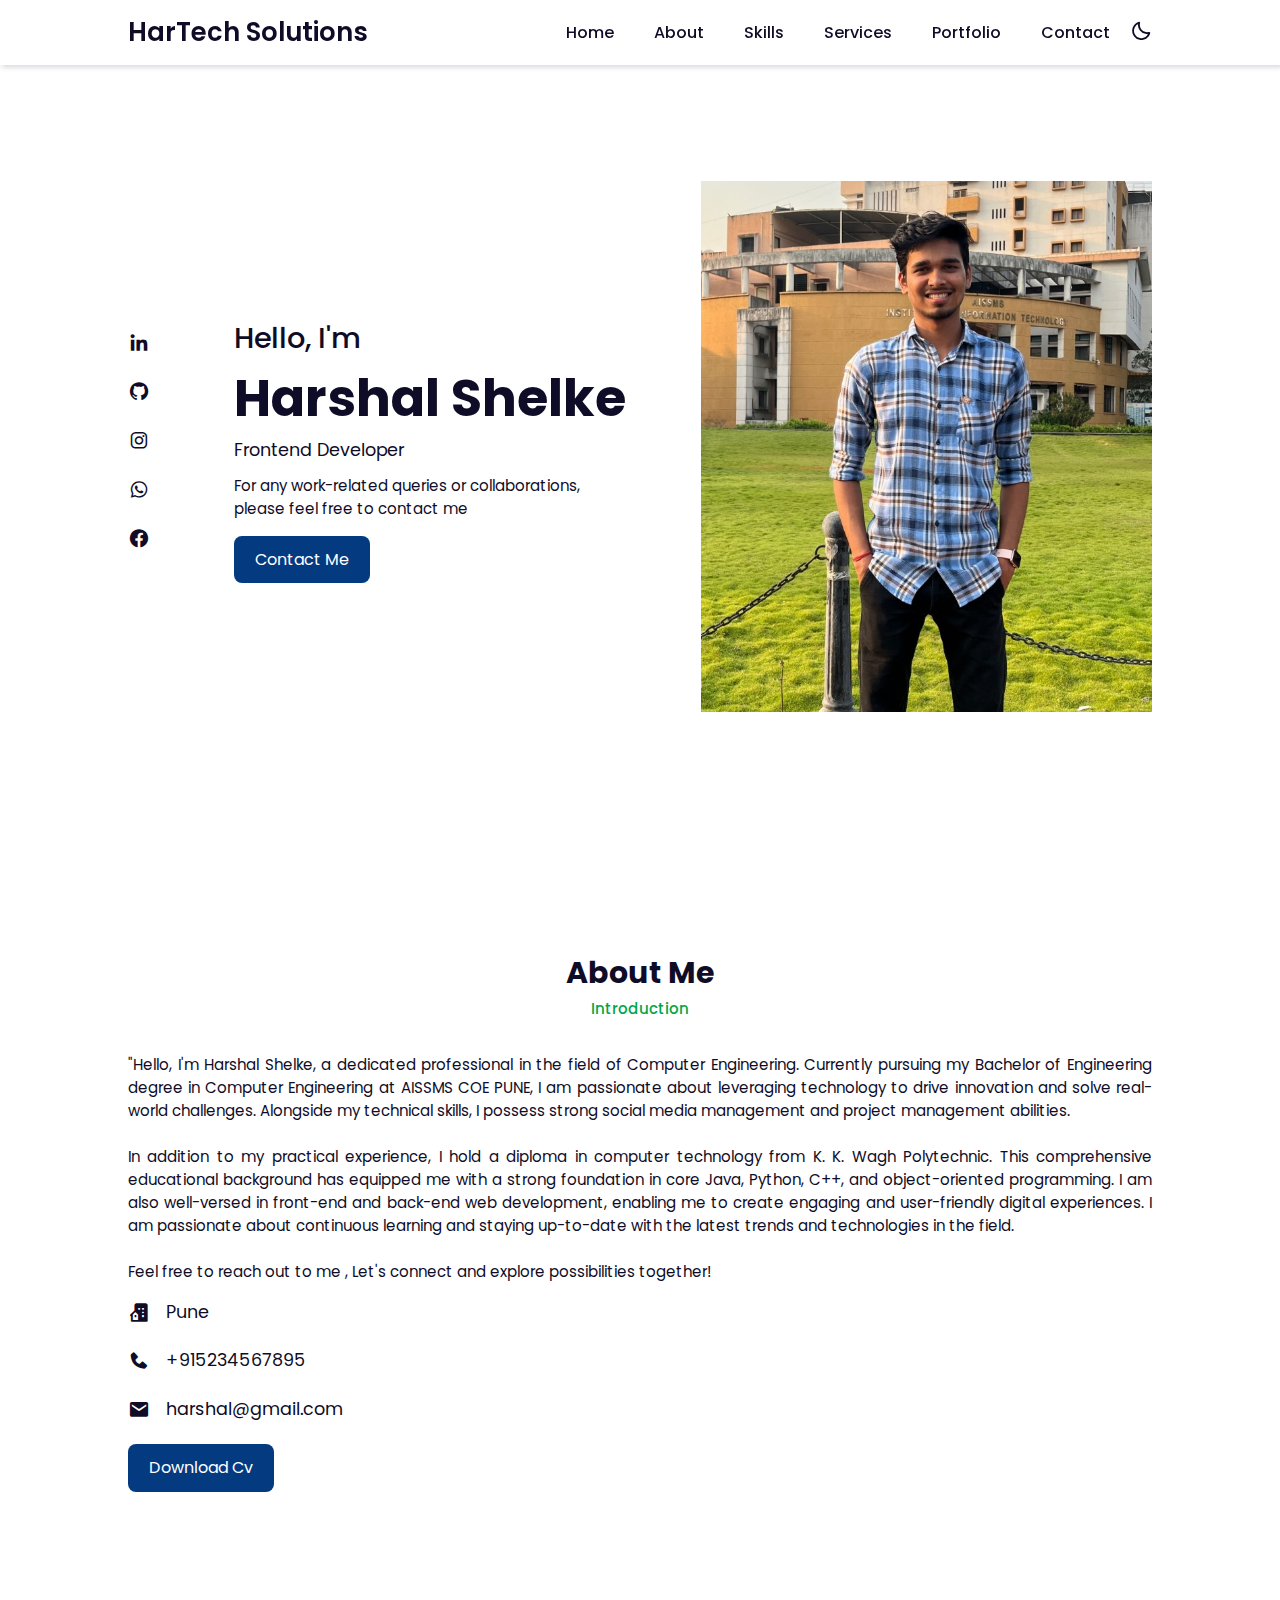
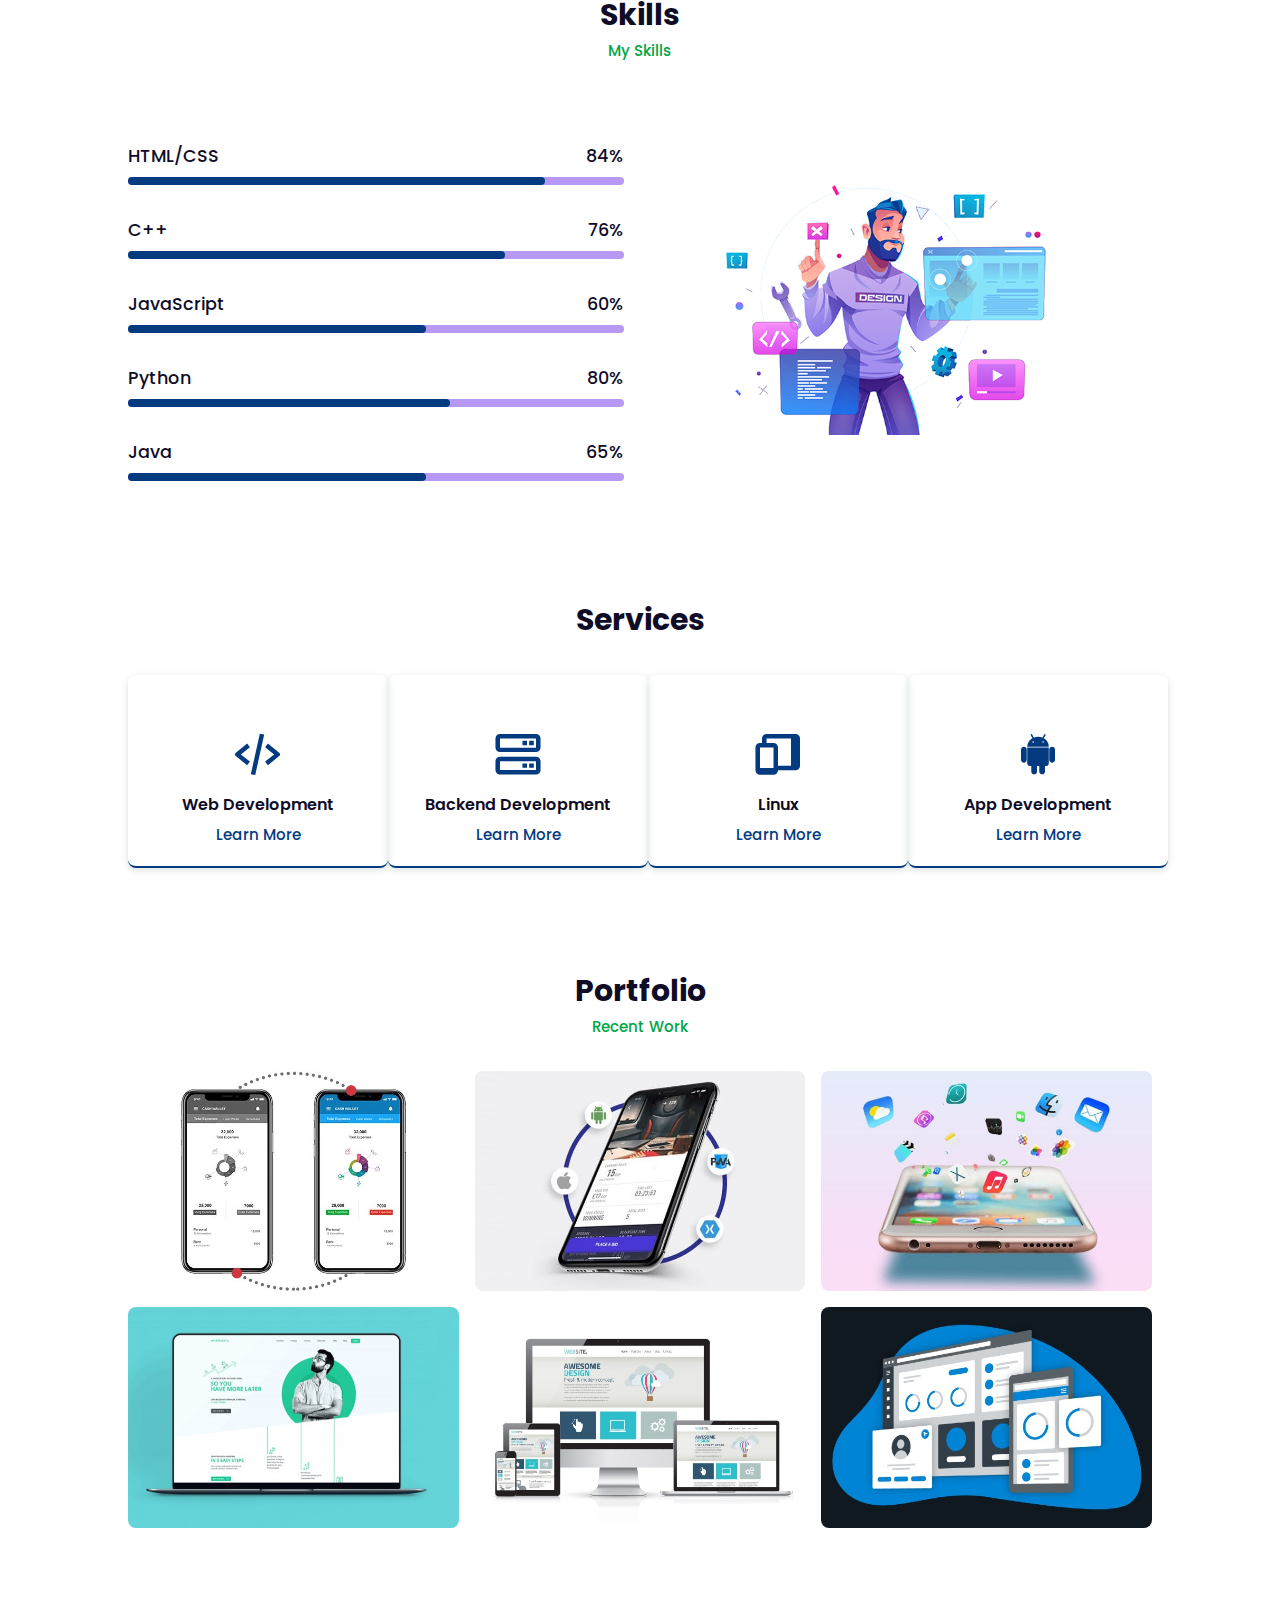
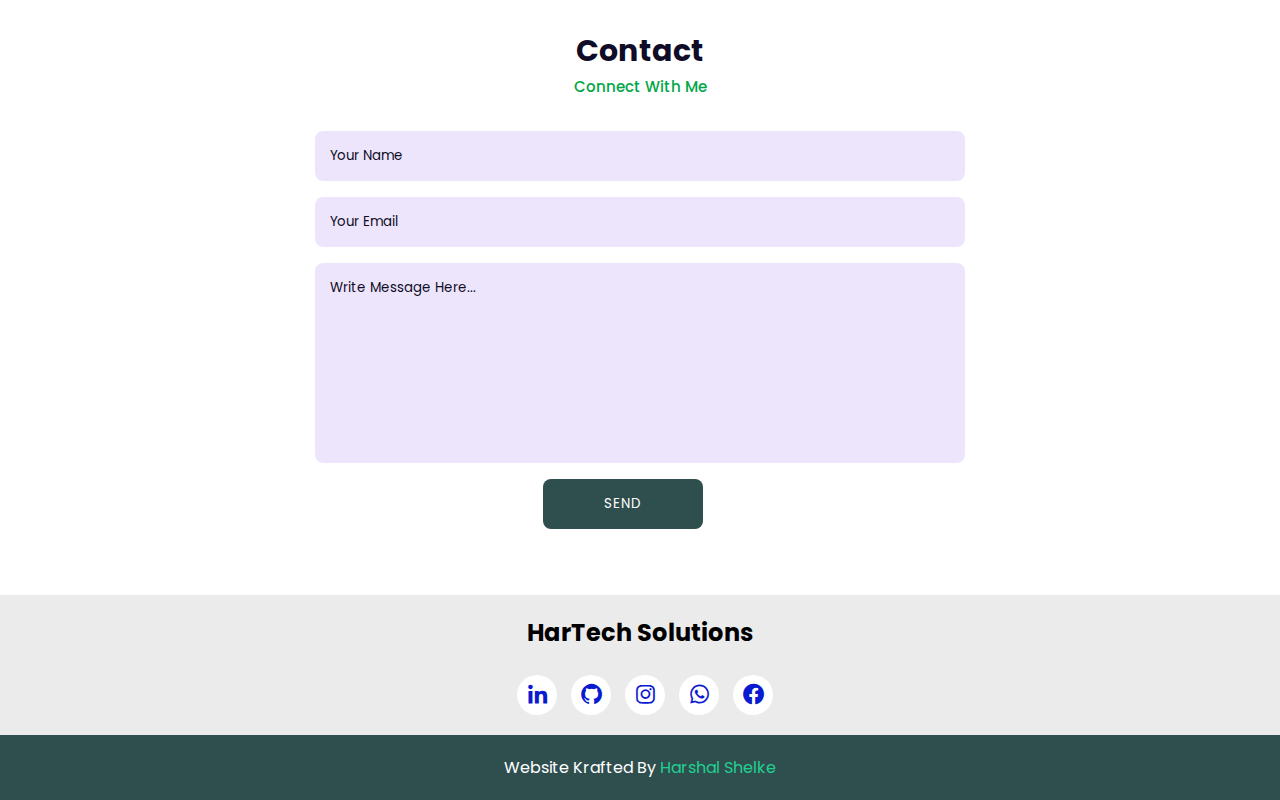
<file: Task 2 - PortFolio Website/index.html>
<!DOCTYPE html>
<html lang="en">
<head>
    <meta charset="UTF-8">
    <meta http-equiv="X-UA-Compatible" content="IE=edge">
    <meta name="viewport" content="width=device-width, initial-scale=1.0">
    <link rel="shortcut icon" href="imgs/63f816ae5cfb9e06b6852b78_Screenshot 2023-02-23 at 9.39.34 PM.png" type="image/x-icon">
    <title>HarTech Solutions</title>
    <!-- Link To CSS -->
    <link rel="stylesheet" href="./css/style.css">
    <!-- Box Icons -->
    <link rel="stylesheet"
  href="https://cdn.jsdelivr.net/npm/boxicons@latest/css/boxicons.min.css">
 
</head>
<body>
    <!-- Navbar -->
    <header>
        <a href="#" class="logo">HarTech Solutions</a>
 
        <div class="bx bx-menu" id="menu-icon"></div>
 
        <ul class="navbar">
            <li><a href="#home">Home</a></li>
            <li><a href="#about">About</a></li>
            <li><a href="#skills">Skills</a></li>
            <li><a href="#services">Services</a></li>
            <li><a href="#portfolio">Portfolio</a></li>
            <li><a href="#contact">Contact</a></li>
            <div class="bx bx-moon" id="darkmode"></div>
        </ul>
    </header>
    <!-- Home -->
 
    <section class="home" id="home">
        <div class="social">
            <a href="https://www.linkedin.com/in/harshal-shelke94/ " target="_blank"><i class='bx bxl-linkedin'></i></a>
            <a href="https://github.com/Harshal094" target="_blank"><i class='bx bxl-github'></i></a>
            <a href="https://www.instagram.com/_harshal.shelke.94_/" target="_blank"><i class='bx bxl-instagram' ></i></a>
            <a href="#"><i class='bx bxl-whatsapp' ></i></a>
            <a href="https://www.facebook.com/harshal.shelake.0143" target="_blank"><i class='bx bxl-facebook-circle'></i></a>
        </div>
        <div class="home-img">
            <img src="imgs/H_Picsart_23-03-03_10-25-34-732.jpg" alt="">
        </div>
        <div class="home-text">
            <span>Hello, I'm</span>
            <h1>Harshal Shelke</h1>
            <h2>Frontend Developer</h2>
            <p>For any work-related queries or collaborations, <br> please feel free to contact me</p>
            <a href="#contact" class="btn">Contact Me</a>
        </div>
 
    </section>
    <!-- About -->
    <section class="about" id="about">
        <div class="heading">
            <h2>About Me</h2>
            <span>Introduction</span>
        </div>
        <!-- About Content -->
        <div class="about-container">
            <!-- <div class="about-img">
                <img src="121.jpg" alt="">
            </div> -->
            <div class="about-text">
                <p> "Hello, I'm Harshal Shelke, a dedicated professional in the field of Computer Engineering. Currently pursuing my Bachelor of Engineering degree in Computer Engineering at AISSMS COE PUNE, I am passionate about leveraging technology to drive innovation and solve real-world challenges. Alongside my technical skills, I possess strong social media management and project management abilities. <br> <br> In addition to my practical experience, I hold a diploma in computer technology from K. K. Wagh Polytechnic. This comprehensive educational background has equipped me with a strong foundation in core Java, Python, C++, and object-oriented programming. I am also well-versed in front-end and back-end web development, enabling me to create engaging and user-friendly digital experiences. I am passionate about continuous learning and staying up-to-date with the latest trends and technologies in the field.<br> <br> Feel free to reach out to me , Let's connect and explore possibilities together!</p>
                <div class="information">
                    <!-- Box 1 -->
                    <div class="info-box">
                        <i class='bx bxs-building-house' ></i>
                        <span>Pune</span>
                    </div>
                    <!-- Box 2 -->
                    <div class="info-box">
                        <i class='bx bxs-phone' ></i>
                        <span>+915234567895</span>
                    </div>
                    <!-- Box 3 -->
                    <div class="info-box">
                        <i class='bx bxs-envelope' ></i>
                        <span>harshal@gmail.com</span>
                    </div>
                </div>
                <a href="#" class="btn">Download Cv</a>
            </div>
        </div>
    </section>
    <!-- Skills -->
    <section class="skills" id="skills">
        <div class="heading">
            <h2>Skills</h2>
            <span>My Skills</span>
        </div>
        <!-- Skills Content -->
        <div class="skills-container">
            <div class="bars">
                <!-- Box 1 -->
                <div class="bars-box">
                    <h3>HTML/CSS</h3>
                    <span>84%</span>
                    <div class="light-bar"></div>
                    <div class="percent-bar html-bar"></div>
                </div>
                <!-- Box 2 -->
                <div class="bars-box">
                    <h3>C++</h3>
                    <span>76%</span>
                    <div class="light-bar"></div>
                    <div class="percent-bar css-bar"></div>
                </div>
                <!-- Box 3 -->
                <div class="bars-box">
                    <h3>JavaScript</h3>
                    <span>60%</span>
                    <div class="light-bar"></div>
                    <div class="percent-bar js-bar"></div>
                </div>
                <!-- Box 4 -->
                <div class="bars-box">
                    <h3>Python</h3>
                    <span>80%</span>
                    <div class="light-bar"></div>
                    <div class="percent-bar react-bar"></div>
                </div>
                <!-- Box 3 -->
                <div class="bars-box">
                    <h3>Java</h3>
                    <span>65%</span>
                    <div class="light-bar"></div>
                    <div class="percent-bar js-bar"></div>
                </div>
            </div>
            <div class="skills-img">
                <img src="imgs/123.png" alt="">
            </div>
        </div>
 
    </section>
    <!-- Services -->
    <section class="services" id="services">
        <div class="heading">
            <h2>Services</h2>
        </div>
        <div class="services-content">
            <!-- Box 1 -->
            <div class="services-box">
                <i class='bx bx-code-alt' ></i>
                <h3>Web Development</h3>
                <a href="#">Learn More</a>
            </div>
            <!-- Box 2 -->
            <div class="services-box">
                <i class='bx bx-server' ></i>
                <h3>Backend Development</h3>
                <a href="#">Learn More</a>
            </div>
            <!-- Box 3 -->
            <div class="services-box">
                <i class='bx bxs-devices' ></i>
                <h3>Linux</h3>
                <a href="#">Learn More</a>
            </div>

            <div class="services-box">
                <i class='bx bxl-android' ></i>
                <h3>App Development</h3>
                <a href="#">Learn More</a>
            </div>
        </div>
    </section>
    <!-- Portfolio -->
    <section class="portfolio" id="portfolio">
        <div class="heading">
            <h2>Portfolio</h2>
            <span>Recent Work</span>
        </div>
        <div class="portfolio-content">
            <div class="portfolio-img">
                <img src="imgs/blog-2.jpg" alt="">
            </div>
            <div class="portfolio-img">
                <img src="imgs/blog-3.jpg" alt="">
            </div>
            <div class="portfolio-img">
                <img src="imgs/blog-4.jpg" alt="">
            </div>
            <div class="portfolio-img">
                <img src="imgs/blog-5.jpg" alt="">
            </div>
            <div class="portfolio-img">
                <img src="imgs/blog-6.jpg" alt="">
            </div>
            <div class="portfolio-img">
                <img src="imgs/blog-7.jpg" alt="">
            </div>
            
        </div>
    </section>
    <!-- Contact -->
    <section class="contact" id="contact">
        <div class="heading">
            <h2>Contact</h2>
            <span>Connect With Me</span>
        </div>
        <div class="contact-form">
            <form action="">
                <input type="text" placeholder="Your Name">
                <input type="email" name="" id="" placeholder="Your Email">
                <textarea name="" id="" cols="30" rows="10" placeholder="Write Message Here..."></textarea>
                <input type="button" value="Send" class="contact-button">
            </form>
        </div>
    </section>
    <!-- Footer -->
    <div class="footer">
        <h2>HarTech Solutions</h2>
        <div class="footer-social">
            <a href="https://www.linkedin.com/in/harshal-shelke94/ " target="_blank"><i class='bx bxl-linkedin'></i></a>
            <a href="https://github.com/Harshal094" target="_blank"><i class='bx bxl-github'></i></a>
            <a href="https://www.instagram.com/_harshal.shelke.94_/" target="_blank"><i class='bx bxl-instagram' ></i></a>
            <a href="#"><i class='bx bxl-whatsapp' ></i></a>
            <a href="https://www.facebook.com/harshal.shelake.0143" target="_blank"><i class='bx bxl-facebook-circle'></i></a>

        </div>
 
    </div>
    <!-- Copyright -->
    <div class="copyright">
        <p>Website Krafted By <a href="">Harshal Shelke</a></p>
    </div>
 
 
 
    <!-- Link To JS -->
    <script src="./js/script.js"></script>
</body>
</html>
</file>
<file: Task 2 - PortFolio Website/css/style.css>
/* Google Fonts */
@import url("https://fonts.googleapis.com/css2?family=Poppins:wght@200;300;400;500;600;700&display=swap");
* {
  margin: 0;
  padding: 0;
  box-sizing: border-box;
  list-style: none;
  text-decoration: none;
  scroll-behavior: smooth;
  scroll-padding-top: 2rem;
  font-family: "Poppins", sans-serif;
}
:root {
  --main-color: #033a80;
  --bg-color: #fff;
  --text-color: #0f0c27;
  --hover: hsl(260, 100%, 51%);
 
  --big-font: 3.2rem;
  --medium-font: 1.8rem;
  --p-font: 0.941rem;
}
section {
  padding: 50px 10%;
}
body.active {
  --text-color: #fff;
  --bg-color: #0f0c27;
}
body {
  background: var(--bg-color);
  color: var(--text-color);
}
*::selection {
  color: var(--bg-color);
  background: var(--main-color);
}
.heading {
  text-align: center;
}
.heading h2 {
  font-size: 30px;
}
 
.heading span {
  font-size: var(--p-font);
  color: rgb(2, 166, 70);
}
header {
  position: fixed;
  width: 100%;
  top: 0;
  right: 0;
  z-index: 1000;
  display: flex;
  align-items: center;
  justify-content: space-between;
  background: var(--bg-color);
  padding: 13px 10%;
  transition: 0.2s;
  box-shadow: -3px -3px 7px #ffffff73,
				2px 2px 5px rgba(94, 104, 121, 0.288);
}
header.shadow {
  box-shadow: 0 0 4px rgb(14 55 54 / 15%);
}
.logo {
  font-size: 1.61rem;
  font-weight: 600;
  color: var(--text-color);
}
.navbar {
  display: flex;
}
.navbar a {
  font-size: 1rem;
  padding: 10px 20px;
  color: var(--text-color);
  font-weight: 500;
}
.navbar a:hover {
  color: var(--hover);
  text-transform: uppercase;
}
#menu-icon {
  font-size: 24px;
  cursor: pointer;
  z-index: 10001;
  display: none;
}
#darkmode {
  font-size: 22px;
  cursor: pointer;
}
.home {
  position: relative;
  width: 100%;
  min-height: 100vh;
  display: grid;
  grid-template-columns: 0.2fr 1fr 1fr;
  align-items: center;
  gap: 1rem;
}
.home-img {
  order: 3;
}
.home-img img {
  width: 100%;
}
.home-text span {
  font-size: var(--medium-font);
  font-weight: 500;
}
.home-text h1 {
  font-size: var(--big-font);
}
.home-text h2 {
  font-size: 1.1rem;
  font-weight: 400;
}
.home-text p {
  font-size: var(--p-font);
  font-weight: 400;
  margin: 0.7rem 0 1rem;
}
.social {
  display: flex;
  flex-direction: column;
}
.social a {
  margin-bottom: 1rem;
  font-size: 22px;
  color: var(--text-color);
}
.social a:hover {
  color: var(--hover);
}
.btn {
  display: inline-block;
  background: var(--main-color);
  color: #fff;
  padding: 0.7rem 1.3rem;
  border-radius: 0.5rem;
}
.btn:hover {
  background: var(--hover);
}
 

.about-container {
  display:flex;
  grid-template-columns: repeat(2, 1fr);
  gap: 1rem;
  align-items: center;
  margin-top: 2rem;
}
 
.about-img img {
  width: 80%;
  border-radius: 0.5rem;
}
.about-text p {
  font-size: var(--p-font);
  font-weight: 400;
  text-align: justify;
}
.information {
  margin: 1rem 0 1.4rem;
}
.information .info-box {
  display: flex;
  align-items: center;
  margin-bottom: 1.4rem;
}
.information .info-box .bx {
  font-size: 22px;
}
.information .info-box span {
  font-weight: 400;
  margin-left: 1rem;
}
.skills-container {
  display: grid;
  grid-template-columns: repeat(2, 1fr);
  align-items: center;
  gap: 2rem;
  margin-top: 4rem;
}
.skills-img img {
  width: 80%;
  padding-left: 4rem;
  object-position: center;
}
.bars-box {
  position: relative;
  display: flex;
  justify-content: space-between;
  align-items: center;
  padding: 1rem 0;
  margin-bottom: 1rem;
}
.bars-box h3,
span {
  font-size: 1.1rem;
  font-weight: 500;
}
.light-bar {
  position: absolute;
  bottom: 0;
  left: 0;
  width: 100%;
  height: 0.5rem;
  background: hsla(260, 100%, 44%, 0.4);
  border-radius: 0.5rem;
}
.percent-bar {
  position: absolute;
  bottom: 0;
  left: 0;
  height: 0.5rem;
  background: var(--main-color);
  border-radius: 0.5rem;
}
.html-bar {
  width: 84%;
}
.css-bar {
  width: 76%;
}
.js-bar {
  width: 60%;
}
.react-bar {
  width: 65%;
}
.services-content {
  display:grid;
  grid-template-columns: repeat(auto-fit, minmax(200px, auto));
  justify-content: center;
  gap: 1rem;
  margin-top: 2rem;
}
.services-box {
  padding: 20px;
  width: 260px;
  display: flex;
  flex-direction: column;
  align-items: center;
  text-align: center;
  border-radius: 0.5rem;
  border-bottom: 2px solid var(--main-color);
  box-shadow: 0 2px 7px rgb(14 55 54 / 15%);
}
.services-box:hover{
 background-color: darkslategrey;
}

.services-box h3 {
  font-size: 1rem;
  font-weight: 600;
  margin: 0.7rem 0 0.4rem;
}
.services-box:hover h3{
  color: #fff;
}
.services-box .bx {
  padding-top: 2rem;
  font-size: 54px;
  color: var(--main-color);
}
.services-box:hover .bx{
  color: #22cf91;
}
.services-box a {
  color: var(--main-color);
  font-size: var(--p-font);
  font-weight: 500;
}
.services-box:hover a{
  color: #8b8a8f;
}
.portfolio-content {
  display: grid;
  grid-template-columns: repeat(auto-fit, minmax(280px, auto));
  gap: 1rem;
  margin-top: 2rem;
}
.portfolio-img {
  overflow: hidden;
  border-radius: 0.5rem;
}
.portfolio-img img {
  width: 100%;
  display: block;
}
.portfolio-img img:hover {
  transform: scale(1.1);
  transition: 1s;
}
.contact-form {
  display: grid;
  place-items: center;
  margin-top: 2rem;
}
.contact-form form {
  display: flex;
  flex-direction: column;
  width: 650px;
}
form input,
textarea {
  padding: 15px;
  border-radius: 0.5rem;
  width: 100%;
  border: none;
  outline: none;
  background: hsla(260, 100%, 44%, 0.1);
  margin-bottom: 1rem;
  color: var(--text-color);
}
form input::placeholder,
textarea::placeholder {
  color: var(--text-color);
}
form textarea {
  resize: none;
  height: 200px;
}
.contact-button {
  width: 160px;
  cursor: pointer;
  background: darkslategray;
  color: #fff;
  justify-content: center;
  text-transform: uppercase;
  letter-spacing: 1px;
  margin-left: 35%;
}
.contact-button:hover {
  background: cadetblue;
}
.footer {
  display: grid;
  place-items: center;
  padding: 20px;
  background: #ebebeb;
  color: #000;
}
.footer h2 {
  font-size: 1.5rem;
  margin-bottom: 1.6rem;
}
.footer-social a i{
  color: rgb(10, 26, 208);
  font-size: 25px;
  margin-left: 10px;
  text-align: center;
  line-height: 40px;
  background-color: #fff;
  border-radius: 50%;
  width: 40px;
  height: 40px;
}
.copyright {
  padding: 20px;
  background: darkslategrey;
  text-align: center;
  color: #fff;
}
.copyright a{
  color: #22cf91;
}
/* Making Responsive */
@media (max-width: 991px) {
  header {
    padding: 18px 4%;
  }
  section {
    padding: 50px 4%;
  }
}
@media (max-width: 881px) {
  :root {
    --big-font: 2.7rem;
    --medium-font: 1.4rem;
  }
}
@media (max-width: 768px) {
  :root {
    --big-font: 2.4rem;
    --medium-font: 1.2rem;
  }
  header {
    padding: 11px 4%;
  }
  #menu-icon {
    display: initial;
    color: var(--text-color);
  }
  header .navbar {
    position: absolute;
    top: -500px;
    left: 0;
    right: 0;
    display: flex;
    flex-direction: column;
    background: var(--bg-color);
    box-shadow: 0 4px 4px rgb(0 0 0 / 10%);
    transition: 0.2s ease;
    text-align: center;
  }
  .navbar.active {
    top: 100%;
  }
  .navbar a {
    padding: 1.5rem;
    display: block;
    background: var(--bg-color);
  }
  #darkmode {
    position: absolute;
    top: 1.4rem;
    right: 2rem;
  }
  .scroll-down {
    display: none;
  }
  .home {
    grid-template-columns: 0.5fr 3fr;
  }
  .home-text {
    grid-column: 1/3;
    padding-left: 1.4rem;
  }
  .home-img {
    order: initial;
  }
  .about-container {
    grid-template-columns: 1fr;
  }
  .about-img {
    display: flex;
    justify-content: center;
  }
  .skills-container {
    grid-template-columns: 1fr;
  }
  .skills-img img {
    padding-left: 0;
  }
  .skills-img {
    padding-top: 2rem;
    display: flex;
    justify-content: center;
  }
  .contact-form form{
    width: 300px;
  }
  .contact-button{
    margin-left: 25%;
  }
}
@media (max-width: 340px) {
  :root {
    --big-font: 1.7rem;
    --medium-font: 1.1rem;
  }
  .home-text span {
    font-size: 1rem;
  }
  .home-text h2 {
    font-size: 0.9rem;
    font-weight: 500;
  }
  .information .info-box span {
    font-size: 1rem;
  }
  .portfolio-content {
    grid-template-columns: repeat(auto-fit, minmax(200px, auto));
  }
  .contact-form form{
    width: 300px;
  }
  .contact-button{
    margin-left: 25%;
  }
}
</file>
